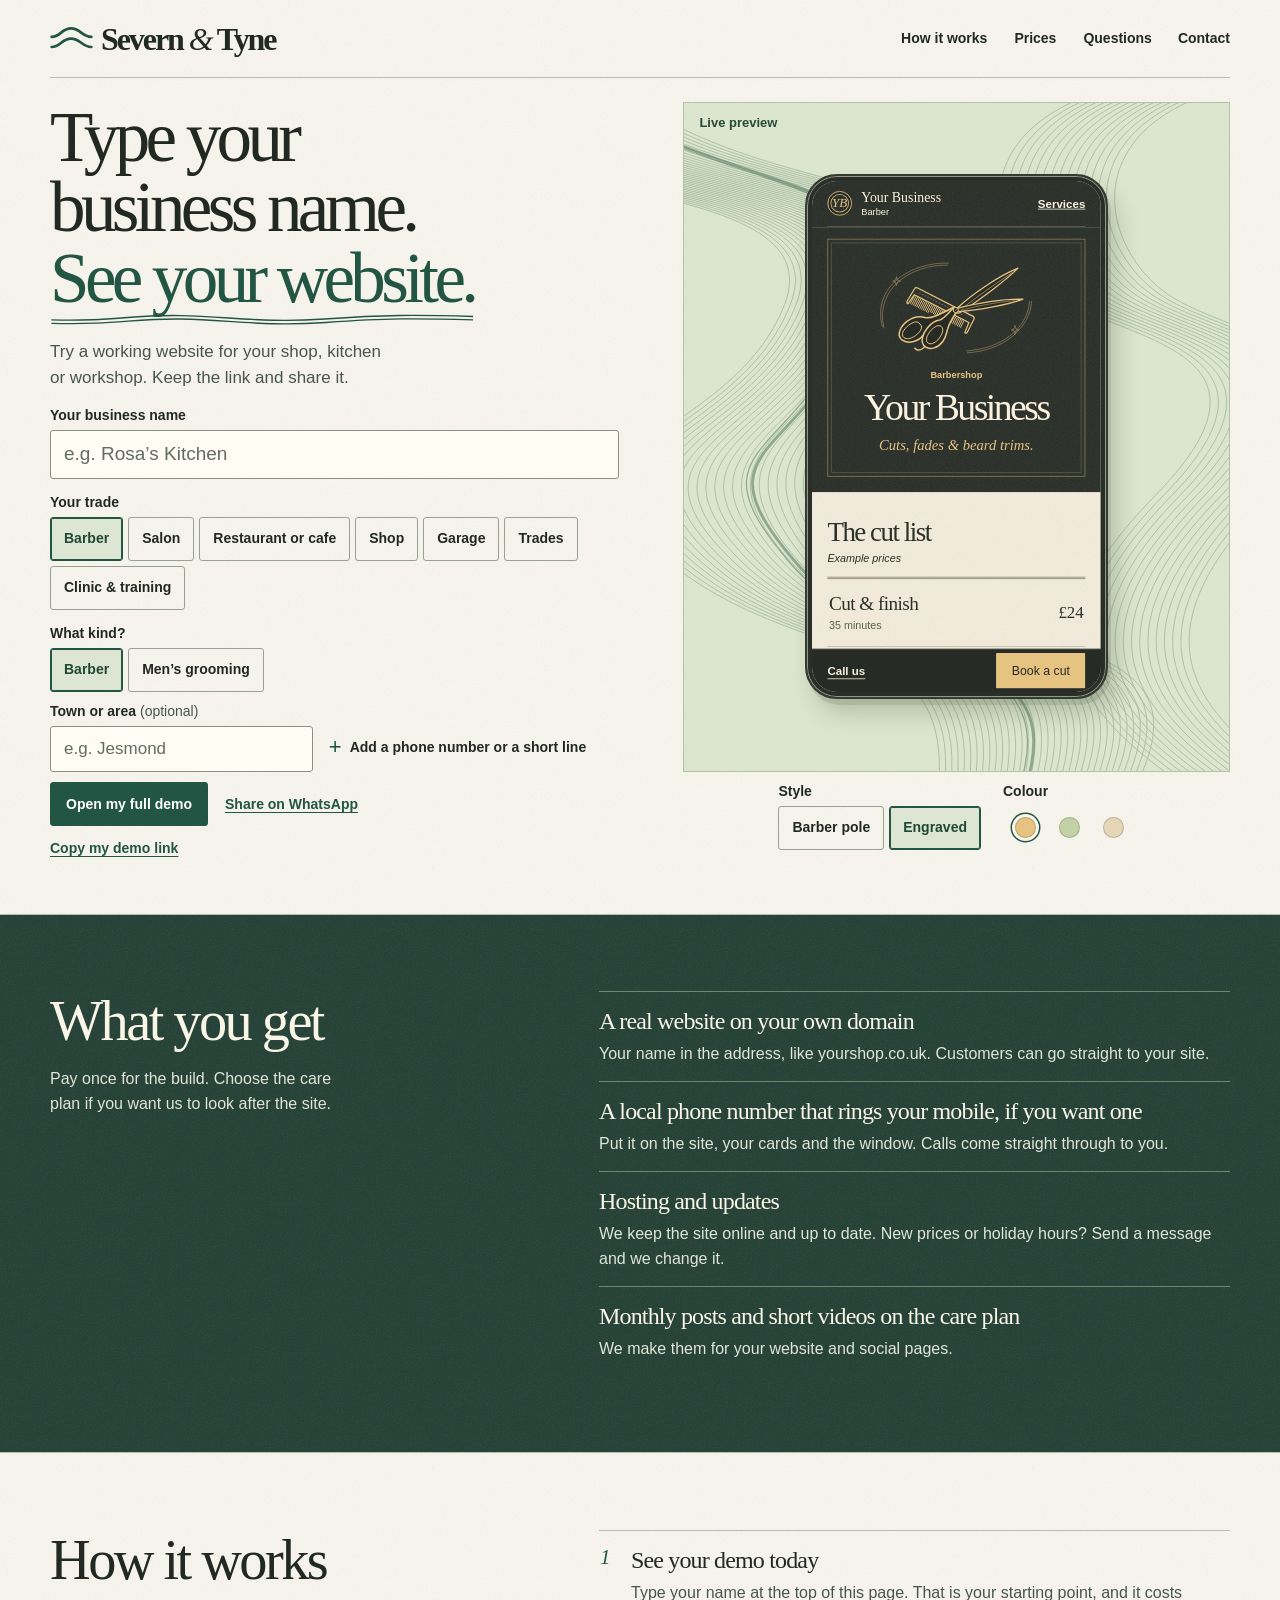
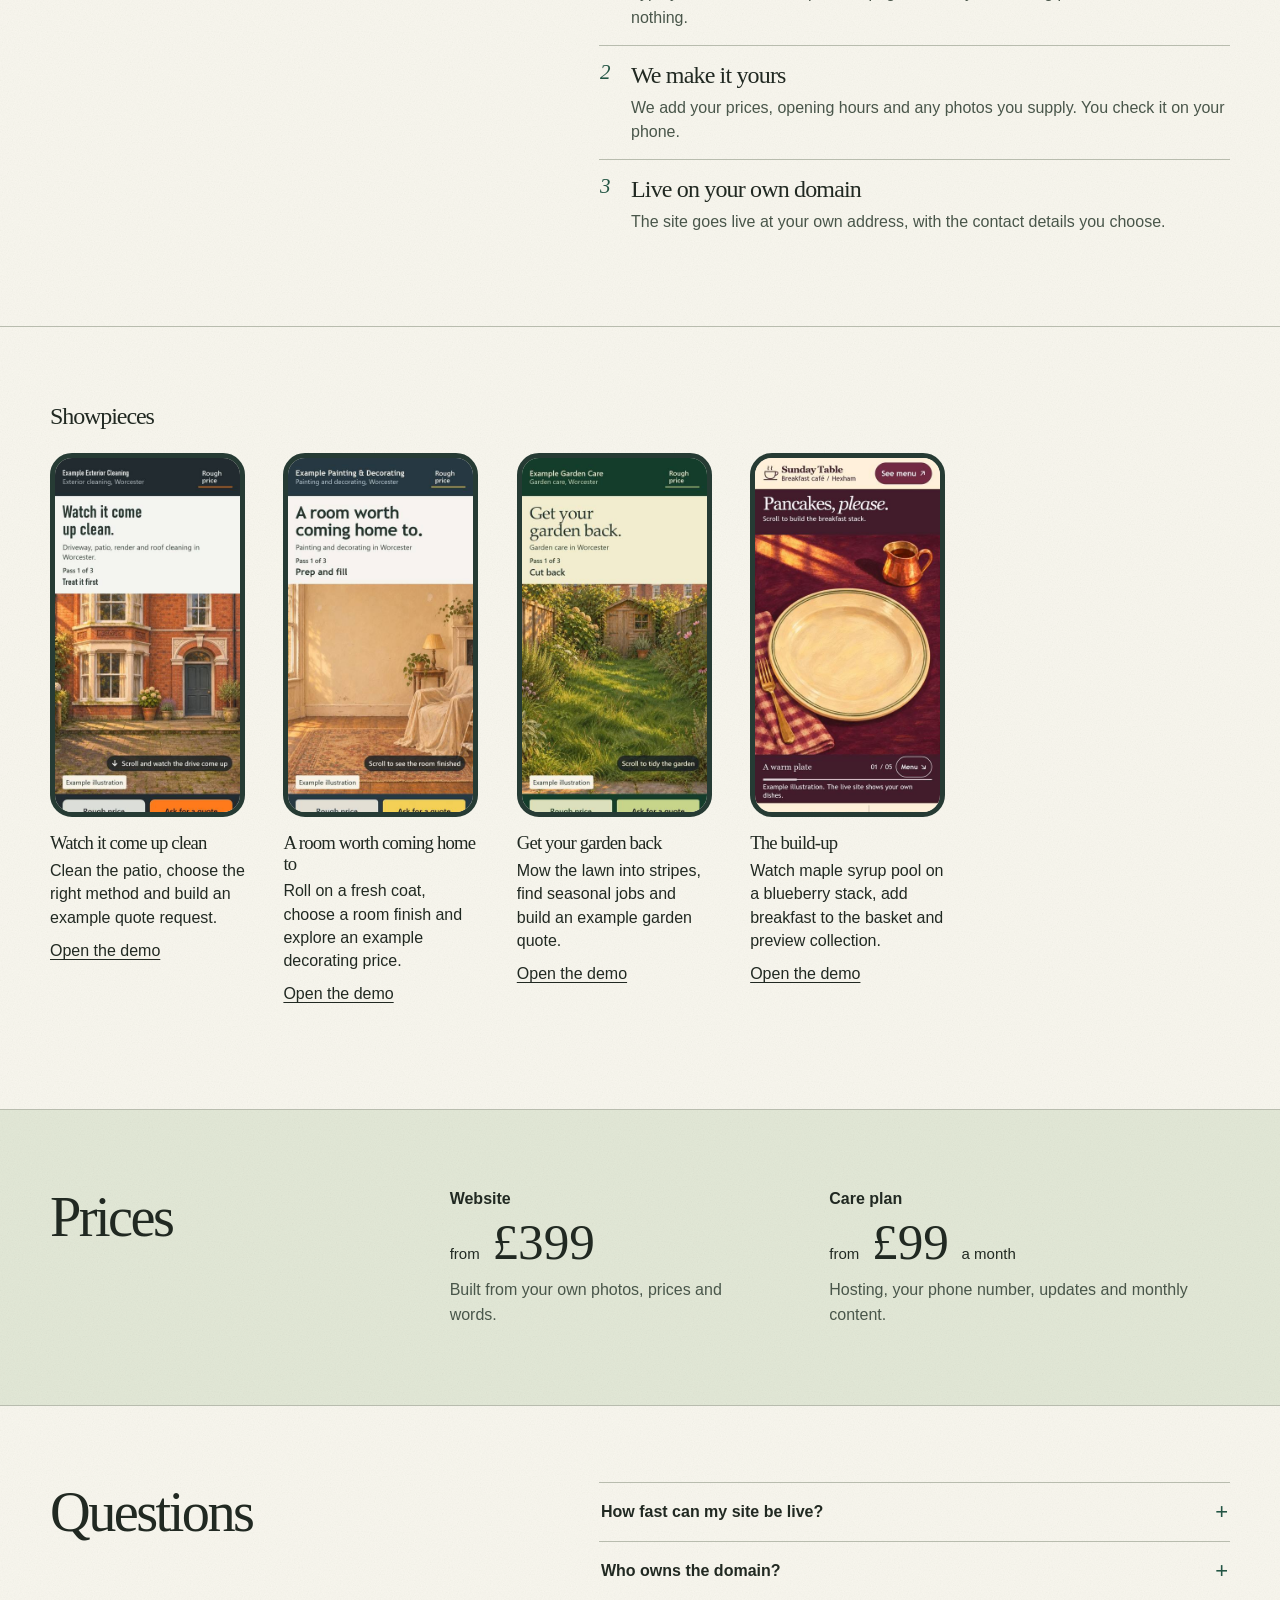
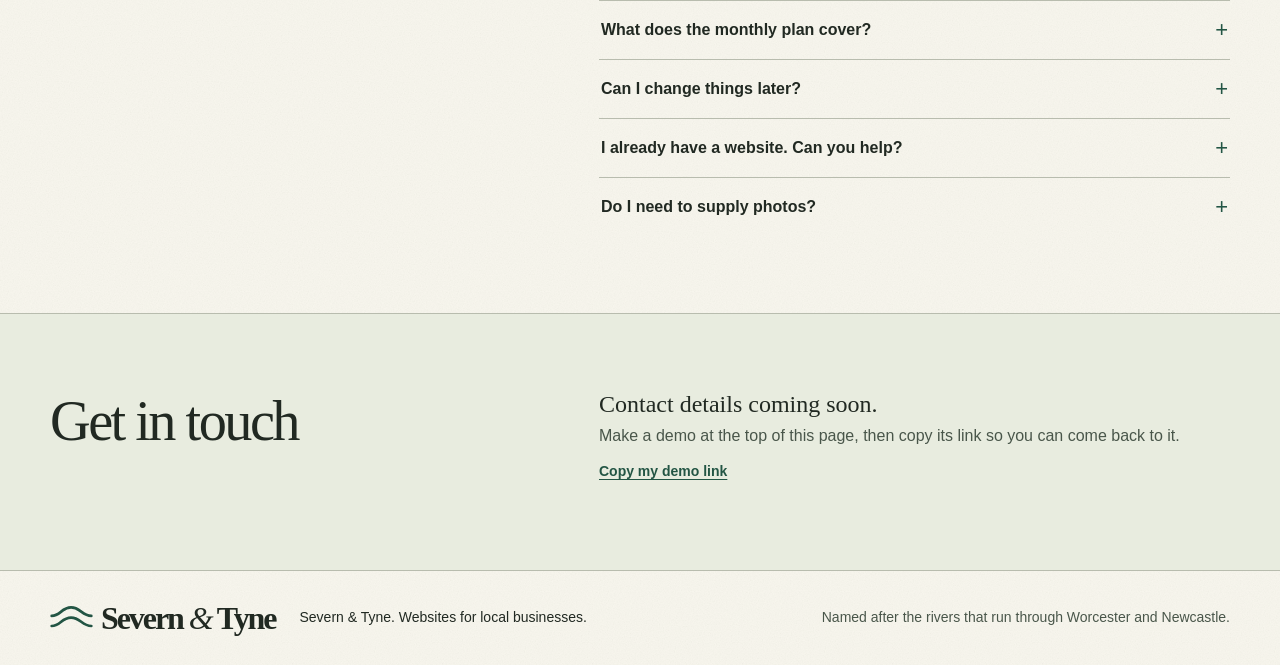
<file: index.html>
<!doctype html>
<html lang="en-GB">
<head>
  <meta charset="utf-8">
  <meta name="viewport" content="width=device-width, initial-scale=1, viewport-fit=cover">
  <title>Severn &amp; Tyne | Websites for local businesses</title>
  <meta name="description" content="Type your business name and see your website. Severn &amp; Tyne makes websites for barbers, restaurants, cafes, garages and trades, with hosting, a local phone number and monthly posts.">
  <meta name="theme-color" content="#f8f6ed">
  <meta name="color-scheme" content="light">
  <meta property="og:type" content="website">
  <meta property="og:site_name" content="Severn &amp; Tyne">
  <meta property="og:title" content="Type your business name. See your website.">
  <meta property="og:description" content="Websites for local businesses. Make a demo of yours in seconds and share the link.">
  <meta property="og:image" content="og.png">
  <meta property="og:image:width" content="1200">
  <meta property="og:image:height" content="630">
  <meta property="og:image:alt" content="Severn &amp; Tyne. Type your business name. See your website.">
  <meta name="twitter:card" content="summary_large_image">
  <link rel="icon" href="favicon.svg" type="image/svg+xml">
  <link rel="stylesheet" href="assets/studio.css">
  <script>document.documentElement.classList.add("js");</script>
  <script type="module" src="assets/studio.js"></script>
</head>
<body>
  <a class="skip" href="#maker">Skip to the demo maker</a>

  <header class="site-head">
    <div class="wrap site-head-in">
      <a class="brand" href="./" aria-label="Severn &amp; Tyne, home">
        <svg class="brand-mark" viewBox="0 0 51 33" width="43" height="32" aria-hidden="true" fill="none" stroke="currentColor" stroke-width="3.2" stroke-linecap="round"><path d="M2 14C12 14 14 4 25 4s13 10 24 10M2 26c10 0 12-10 23-10s13 10 24 10"/></svg>
        <span class="brand-name">Severn <span class="brand-amp">&amp;</span> Tyne</span>
      </a>
      <nav class="site-nav" aria-label="Main">
        <a href="#how">How it works</a>
        <a href="#prices" data-prices-link>Prices</a>
        <a href="#questions">Questions</a>
        <a class="site-nav-contact" href="#contact">Contact</a>
      </nav>
    </div>
  </header>

  <main id="main">
    <section class="hero" aria-labelledby="hero-title">
      <form class="maker wrap" id="maker" action="p/" method="get" novalidate>
        <div class="maker-copy">
          <h1 id="hero-title"><span>Type your business name.</span> <span>See your website.<svg class="river-underline" viewBox="0 0 300 14" preserveAspectRatio="none" fill="none" stroke="currentColor" stroke-width="1.6" aria-hidden="true"><path pathLength="1" d="M1 8C44 10 57 2 92 3S151 12 194 7 257 2 299 4"/><path pathLength="1" d="M1 12C47 14 59 6 93 7S151 16 195 11 256 6 299 8"/></svg></span></h1>
          <p class="hero-sub">Try a working website for your shop, kitchen or workshop. Keep the link and share it.</p>
        </div>

        <div class="maker-main">
          <div class="field field-name">
            <label for="f-name">Your business name</label>
            <input id="f-name" name="n" type="text" maxlength="60" autocomplete="organization" autocapitalize="words" spellcheck="false" enterkeyhint="go" placeholder="e.g. Rosa’s Kitchen" aria-describedby="preview-status">
          </div>

          <fieldset class="trades">
            <legend>Your trade</legend>
            <div class="chips" id="trade-chips">
              <label class="chip"><input type="radio" name="t" value="barber" checked><span>Barber</span></label>
              <label class="chip"><input type="radio" name="t" value="salon"><span>Salon</span></label>
              <label class="chip"><input type="radio" name="t" value="restaurant"><span>Restaurant or cafe</span></label>
              <label class="chip"><input type="radio" name="t" value="shop"><span>Shop</span></label>
              <label class="chip"><input type="radio" name="t" value="garage"><span>Garage</span></label>
              <label class="chip"><input type="radio" name="t" value="trades"><span>Trades</span></label>
              <label class="chip"><input type="radio" name="t" value="clinic"><span>Clinic &amp; training</span></label>
            </div>
          </fieldset>
          <fieldset id="kinds" hidden>
            <legend>What kind?</legend>
            <div class="chips" id="kind-chips"></div>
          </fieldset>
        </div>

        <figure class="maker-phone">
          <figcaption>Live preview</figcaption>
          <div class="phone">
            <div class="phone-screen">
              <iframe id="preview" title="Live preview of your demo website" tabindex="-1" aria-hidden="true" loading="eager"></iframe>
            </div>
          </div>
        </figure>
        <div class="maker-theme">
          <fieldset class="styles" id="styles"><legend>Style</legend><div class="chips" id="style-options"></div></fieldset>
          <div class="swatches" id="swatches" role="radiogroup" aria-labelledby="swatches-label" hidden>
            <span class="swatches-label" id="swatches-label">Colour</span>
            <div class="swatch-row" id="swatch-row"></div>
          </div>
        </div>
        <p class="sr" id="preview-status" role="status" aria-live="polite"></p>

        <div class="maker-extra">
          <div class="field field-town">
            <label for="f-town">Town or area <span class="optional">(optional)</span></label>
            <input id="f-town" name="town" type="text" maxlength="40" autocomplete="address-level2" autocapitalize="words" enterkeyhint="go" placeholder="e.g. Jesmond">
          </div>

          <details class="more" id="more">
            <summary><span class="more-icon" aria-hidden="true"></span>Add a phone number or a short line</summary>
            <div class="more-fields">
              <div class="field">
                <label for="f-phone">Phone number <span class="optional">(optional)</span></label>
                <input id="f-phone" name="ph" type="tel" inputmode="tel" maxlength="20" autocomplete="tel" enterkeyhint="go">
              </div>
              <div class="field">
                <label for="f-tag">A short line about you <span class="optional">(optional)</span></label>
                <input id="f-tag" name="tag" type="text" maxlength="90" enterkeyhint="go" placeholder="e.g. Cuts and beard trims">
              </div>
            </div>
          </details>
        </div>

        <div class="maker-actions">
          <div class="action-row">
            <button class="btn btn-primary" type="submit" id="open-demo">Open my full demo</button>
            <a class="btn btn-secondary" id="send-wa" href="https://wa.me/" target="_blank" rel="noopener">Share on WhatsApp</a>
          </div>
          <p class="copy-row">
            <button class="text-btn" type="button" data-copy-link aria-describedby="copy-status-hero">Copy my demo link</button>
            <span class="copy-status" id="copy-status-hero" data-copy-status role="status"></span>
          </p>
        </div>
      </form>
    </section>

    <section class="section get" aria-labelledby="get-title">
      <div class="wrap get-grid">
        <div class="section-intro">
          <h2 id="get-title">What you get</h2>
          <p>Pay once for the build. Choose the care plan if you want us to look after the site.</p>
        </div>
        <ul class="get-list">
          <li>
            <h3>A real website on your own domain</h3>
            <p>Your name in the address, like yourshop.co.uk. Customers can go straight to your site.</p>
          </li>
          <li>
            <h3>A local phone number that rings your mobile, if you want one</h3>
            <p>Put it on the site, your cards and the window. Calls come straight through to you.</p>
          </li>
          <li>
            <h3>Hosting and updates</h3>
            <p>We keep the site online and up to date. New prices or holiday hours? Send a message and we change it.</p>
          </li>
          <li>
            <h3>Monthly posts and short videos on the care plan</h3>
            <p>We make them for your website and social pages.</p>
          </li>
        </ul>
      </div>
    </section>

    <section class="section extras" hidden aria-labelledby="extras-title">
      <div class="wrap">
        <div class="section-intro">
          <h2 id="extras-title">Try the extras</h2>
          <p>Working examples we built for other demos. Each one opens in a new tab.</p>
        </div>
        <ul class="extra-list">
          <li data-extra="ordering" hidden>
            <a class="extra" href="extras/ordering/" target="_blank" rel="noopener">
              <span class="extra-title">Order at your table</span>
              <span class="extra-text">Guests order from their phone at the table and the kitchen sees each order come in.</span>
              <span class="sr">(opens in a new tab)</span>
            </a>
          </li>
          <li data-extra="assistant" hidden>
            <a class="extra" href="extras/assistant/" target="_blank" rel="noopener">
              <span class="extra-title">An “Ask” assistant</span>
              <span class="extra-text">Answers questions about opening times, the menu and booking, using your own details.</span>
              <span class="sr">(opens in a new tab)</span>
            </a>
          </li>
          <li data-extra="spin" hidden>
            <a class="extra" href="extras/spin/" target="_blank" rel="noopener">
              <span class="extra-title">See it on your table, in 3D</span>
              <span class="extra-text">Spin a 3D model with your finger. On a phone you can place it in the room in front of you.</span>
              <span class="sr">(opens in a new tab)</span>
            </a>
          </li>
        </ul>
      </div>
    </section>

    <section class="section how" id="how" aria-labelledby="how-title">
      <div class="wrap">
        <div class="section-intro">
          <h2 id="how-title">How it works</h2>
        </div>
        <ol class="steps">
          <li>
            <span class="step-stop" aria-hidden="true">1</span>
            <h3>See your demo today</h3>
            <p>Type your name at the top of this page. That is your starting point, and it costs nothing.</p>
          </li>
          <li>
            <span class="step-stop" aria-hidden="true">2</span>
            <h3>We make it yours</h3>
            <p>We add your prices, opening hours and any photos you supply. You check it on your phone.</p>
          </li>
          <li>
            <span class="step-stop" aria-hidden="true">3</span>
            <h3>Live on your own domain</h3>
            <p>The site goes live at your own address, with the contact details you choose.</p>
          </li>
        </ol>
      </div>
    </section>

    <section class="section" id="showpieces" aria-labelledby="showpieces-title" hidden>
      <div class="wrap"><h2 id="showpieces-title">Showpieces</h2>
        <ul class="showpiece-list"></ul>
      </div>
    </section>

    <section class="section prices" id="prices" aria-labelledby="prices-title" data-prices>
      <div class="wrap"><div class="price-sheet prices-grid">
        <div class="section-intro">
          <h2 id="prices-title">Prices</h2>
          <p class="sr" data-price-sentence>Websites from £399. Care plan from £99 a month: hosting, your phone number, updates and monthly content.</p>
        </div>
        <div class="price">
          <p class="price-label">Website</p>
          <p class="price-figure" data-price-website><span class="price-from">from</span> <span class="price-amount">£399</span></p>
          <p class="price-note">Built from your own photos, prices and words.</p>
        </div>
        <div class="price">
          <p class="price-label">Care plan</p>
          <p class="price-figure" data-price-care><span class="price-from">from</span> <span class="price-amount">£99</span> <span class="price-per">a month</span></p>
          <p class="price-note" data-price-includes>Hosting, your phone number, updates and monthly content.</p>
        </div>
      </div>
      </div>
    </section>

    <section class="section work" id="work" aria-labelledby="work-title" hidden>
      <div class="wrap">
        <div class="section-intro">
          <h2 id="work-title">Recent work</h2>
        </div>
        <ul class="work-list" id="work-list"></ul>
      </div>
    </section>

    <section class="section faq" id="questions" aria-labelledby="faq-title">
      <div class="wrap faq-grid">
        <div class="section-intro">
          <h2 id="faq-title">Questions</h2>
        </div>
        <div class="faq-list">
          <details>
            <summary>How fast can my site be live?</summary>
            <p>We agree a date with you before we start.</p>
          </details>
          <details>
            <summary>Who owns the domain?</summary>
            <p>Your domain is registered for your business and you can take it with you.</p>
          </details>
          <details>
            <summary>What does the monthly plan cover?</summary>
            <p>Hosting, your local phone number, updates when you ask for them, and new posts and short videos each month.</p>
          </details>
          <details>
            <summary>Can I change things later?</summary>
            <p>Yes. Send us a message with what you want changed, like new prices, a new photo or holiday hours, and we update the site for you.</p>
          </details>
          <details>
            <summary>I already have a website. Can you help?</summary>
            <p>Yes. We can rebuild it and move it across to your existing address, so customers still find you in the same place.</p>
          </details>
          <details>
            <summary>Do I need to supply photos?</summary>
            <p>Your own photos work best, and phone photos are fine. If you have none, we can start with what is on your Google listing, with your permission, and add better ones later.</p>
          </details>
        </div>
      </div>
    </section>

    <section class="section contact" id="contact" aria-labelledby="contact-title">
      <div class="wrap contact-grid">
        <div class="section-intro">
          <h2 id="contact-title">Get in touch</h2>
        </div>
        <div class="contact-body">
          <p id="contact-person" hidden></p>
          <div id="contact-ways" hidden></div>
          <div id="contact-soon">
            <p class="contact-soon">Contact details coming soon.</p>
            <p class="contact-hint">Make a demo at the top of this page, then copy its link so you can come back to it.</p>
          </div>
          <p class="copy-row">
            <button class="btn btn-secondary" type="button" data-copy-link aria-describedby="copy-status-contact">Copy my demo link</button>
            <span class="copy-status" id="copy-status-contact" data-copy-status role="status"></span>
          </p>
        </div>
      </div>
    </section>
  </main>

  <footer class="site-foot">
    <div class="wrap site-foot-in">
      <a class="brand" href="./" aria-label="Severn &amp; Tyne, home">
        <svg class="brand-mark" viewBox="0 0 51 33" width="43" height="32" aria-hidden="true" fill="none" stroke="currentColor" stroke-width="3.2" stroke-linecap="round"><path d="M2 14C12 14 14 4 25 4s13 10 24 10M2 26c10 0 12-10 23-10s13 10 24 10"/></svg>
        <span class="brand-name">Severn <span class="brand-amp">&amp;</span> Tyne</span>
      </a>
      <p class="foot-line">Severn &amp; Tyne. Websites for local businesses.</p>
      <p class="foot-small">Named after the rivers that run through Worcester and Newcastle.</p>
    </div>
  </footer>
</body>
</html>
</file>
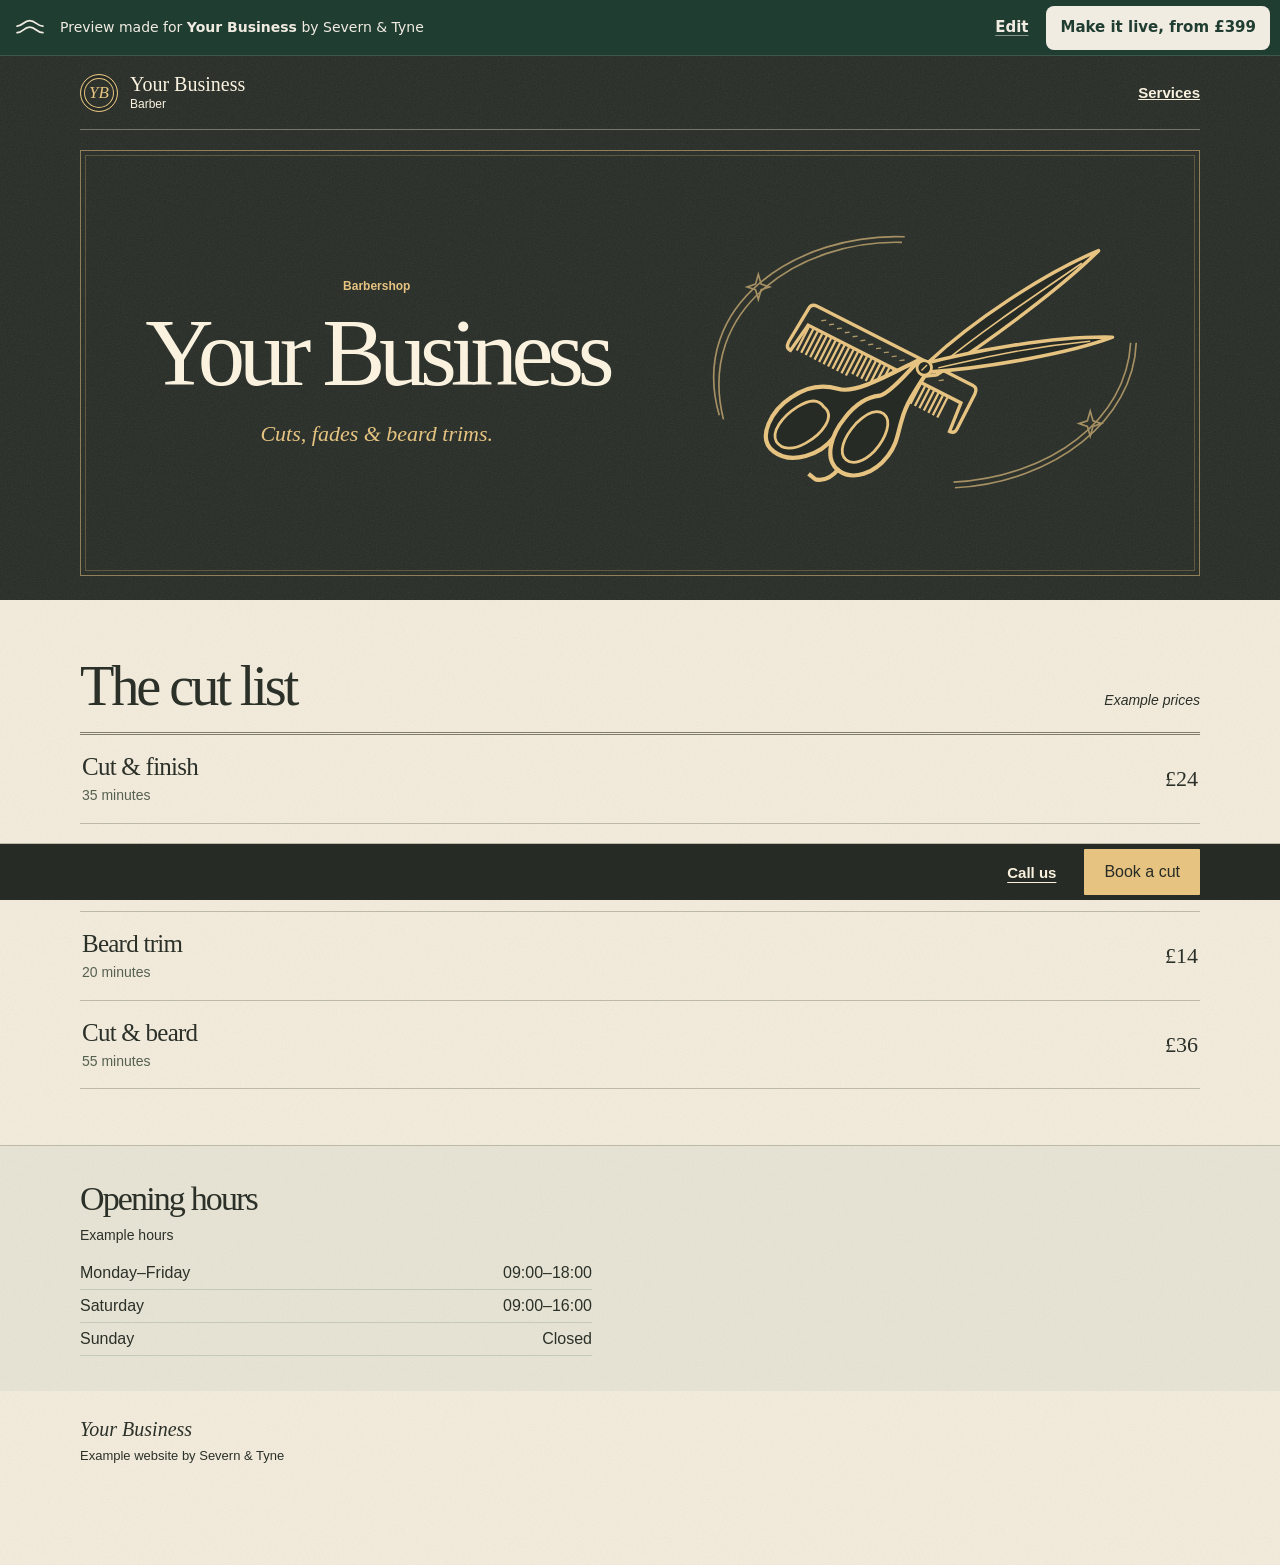
<file: p/index.html>
<!doctype html>
<html lang="en-GB">
<head>
  <meta charset="utf-8">
  <meta name="viewport" content="width=device-width, initial-scale=1, viewport-fit=cover">
  <meta name="robots" content="noindex, nofollow">
  <meta name="referrer" content="strict-origin-when-cross-origin">
  <title>Website preview | Severn &amp; Tyne</title>
  <meta name="description" content="A demo website made by Severn &amp; Tyne. Open it, try it and share it.">
  <meta property="og:type" content="website">
  <meta property="og:title" content="Your website preview, made by Severn &amp; Tyne">
  <meta property="og:description" content="A demo website for your business. Open it on your phone and try it.">
  <meta property="og:image" content="../og.png">
  <meta name="twitter:card" content="summary_large_image">
  <meta name="theme-color" content="#203d32">
  <link rel="icon" href="../favicon.svg" type="image/svg+xml">
  <link rel="stylesheet" href="../assets/preview.css">
  <script>
    (function () {
      var embed = new URLSearchParams(location.search).get("embed") === "1";
      document.documentElement.classList.add("js", embed ? "is-embed" : "has-strip");
    })();
  </script>
  <script type="module" src="../assets/preview.js"></script>
</head>
<body>
  <a class="st-skip" href="#kit-main">Skip to the website</a>

  <div class="st-strip" id="strip" role="region" aria-label="Preview made by Severn &amp; Tyne">
    <a class="st-mark" href="../" aria-label="Severn &amp; Tyne home">
      <svg viewBox="0 0 51 33" width="28" height="19" aria-hidden="true" fill="none" stroke="currentColor" stroke-width="3.2" stroke-linecap="round"><path d="M2 14C12 14 14 4 25 4s13 10 24 10M2 26c10 0 12-10 23-10s13 10 24 10"/></svg>
    </a>
    <p class="st-text">
      <span class="st-full">Preview made for <b data-strip-name>Your Business</b> by Severn &amp; Tyne</span>
      <span class="st-compact" aria-hidden="true"><span class="st-small">Preview for</span><b data-strip-name>Your Business</b></span>
    </p>
    <a class="st-edit" id="strip-edit" href="../">Edit</a>
    <a class="st-live" id="strip-live" href="../#contact">Make it live</a>
  </div>

  <div class="kit-root" id="kit" data-state="loading"></div>

  <noscript>
    <div class="st-noscript">
      <p>This preview needs JavaScript. Turn it on and reload the page, or go back to <a href="../">Severn &amp; Tyne</a>.</p>
    </div>
  </noscript>
</body>
</html>
</file>
<file: assets/studio.css>
/* Severn & Tyne. River green ink, warm paper and a working specimen. */
:root {
  --paper: #f8f6ed;
  --surface: #fffcf4;
  --ink: #212922;
  --muted: #49564a;
  --green: #235544;
  --pale: #dce6d3;
  --rule: #b8bcae;
  --serif: Georgia, "Times New Roman", serif;
  --sans: "Segoe UI", Arial, sans-serif;
  --phone-scale: .77;
  color-scheme: light;
  font: 16px/1.5 var(--sans);
  color: var(--ink);
  background: var(--paper);
  -webkit-text-size-adjust: 100%;
}
*, *::before, *::after { box-sizing: border-box; }
html, body { overflow-x: clip; }
body { margin: 0; background: var(--paper) url(grain.svg); }
h1, h2, h3, p, ul, ol, figure, fieldset { margin: 0; }
h1, h2, h3 { font-family: var(--serif); font-weight: 400; line-height: 1.08; letter-spacing: -.045em; }
h1, h2, h3, .copy-status { overflow-wrap: anywhere; }
a { color: inherit; text-underline-offset: .22em; }
button, input, summary { font: inherit; color: inherit; }
a, button, label, summary { touch-action: manipulation; }
button, summary { cursor: pointer; }
:focus-visible { outline: 3px solid var(--green); outline-offset: 3px; }
[hidden] { display: none !important; }
.sr { position: absolute; width: 1px; height: 1px; margin: -1px; overflow: hidden; clip-path: inset(50%); white-space: nowrap; }
.wrap { width: min(1180px, calc(100% - 96px)); margin-inline: auto; }
.skip { position: fixed; left: 6px; top: 6px; z-index: 5; padding: 12px; color: white; background: var(--green); transform: translateY(-140%); }
.skip:focus { transform: none; }
.site-head-in { display: flex; align-items: center; justify-content: space-between; min-height: 78px; border-bottom: 1px solid var(--rule); }
.brand { display: inline-flex; align-items: center; gap: 8px; min-height: 44px; text-decoration: none; }
.brand-mark { color: var(--green); }
.brand-name { font: 600 32px/1 var(--serif); letter-spacing: -.065em; white-space: nowrap; }
.brand-amp { font-style: italic; font-weight: 400; }
.site-nav { display: flex; gap: 26px; }
.site-nav a, .text-btn { display: inline-flex; align-items: center; min-height: 44px; font: 600 14px/1.3 var(--sans); }
.site-nav a { min-width: 44px; justify-content: center; text-decoration: none; }
.hero { padding: 40px 0 44px; }
.maker { display: grid; grid-template-columns: minmax(0,1fr) minmax(0,.96fr); grid-template-areas: "copy phone" "main phone" "extra phone" "actions theme"; align-items: start; gap: 13px clamp(28px,5vw,84px); }
.maker-copy { grid-area: copy; }
h1 { font-size: clamp(52px,5.55vw,79px); line-height: .99; letter-spacing: -.065em; }
h1 span { display: block; }
h1, .hero-sub { text-wrap: balance; }
h1 span + span { position: relative; width: fit-content; max-width: 100%; padding-bottom: .17em; color: var(--green); }
.river-underline { position: absolute; inset: auto 0 0; width: 100%; height: .17em; }
@media (prefers-reduced-motion: no-preference) {
  .river-underline path { stroke-dasharray: 1; animation: draw-river 800ms ease-out both; }
  .river-underline path + path { animation-delay: 90ms; }
  @keyframes draw-river { from { stroke-dashoffset: 1; } to { stroke-dashoffset: 0; } }
}
.hero-sub { max-width: 40ch; margin: 14px 0 6px; font-size: 17px; line-height: 1.5; color: var(--muted); }
.maker-main { grid-area: main; display: grid; gap: 14px; }
.maker-extra { grid-area: extra; display: grid; gap: 3px; }
.field { display: grid; gap: 5px; }
.field label, legend, .swatches-label { padding: 0; font: 600 14px/1.35 var(--sans); }
.optional { font-weight: 400; color: var(--muted); }
input[type=text], input[type=tel] { width: 100%; min-height: 46px; padding: 9px 13px; background: var(--surface); border: 1px solid #899281; border-radius: 3px; font-size: 17px; }
input::placeholder { color: #626c60; opacity: 1; }
.field-name input { min-height: 49px; font-size: 19px; }
fieldset { min-width: 0; padding: 0; border: 0; }
legend, .swatches-label { margin-bottom: 5px; }
.chips, .swatch-row { display: flex; flex-wrap: wrap; gap: 5px; }
.chip, .swatch { display: inline-flex; align-items: center; position: relative; cursor: pointer; }
.chip input, .swatch input { position: absolute; opacity: 0; width: 1px; height: 1px; }
.chip span { display: grid; place-items: center; min-height: 44px; padding: 0 13px; border: 1px solid #99a28e; border-radius: 3px; font: 600 14px/1.2 var(--sans); }
.chip input:checked + span { border-color: var(--green); box-shadow: inset 0 0 0 1px var(--green); background: var(--pale); color: #204935; }
.chip input:focus-visible + span, .swatch input:focus-visible + span { outline: 3px solid var(--green); outline-offset: 2px; }
.more summary { display: flex; gap: 8px; align-items: center; min-height: 44px; font-size: 14px; font-weight: 550; list-style: none; }
summary::-webkit-details-marker { display: none; }
.more-icon::before, .faq summary::after { content: "+"; color: var(--green); font: 22px/1 var(--sans); }
.more[open] .more-icon::before, .faq details[open] summary::after { content: "−"; }
.more-fields { display: grid; gap: 10px; padding-bottom: 10px; }
.maker-phone { grid-area: phone; align-self: stretch; position: relative; display: grid; place-items: center; min-width: 0; padding: 32px 12px; border: 1px solid #b2c1a7; background: #dce5cd url(rivers.svg) center / cover; }
.maker-phone figcaption { position: absolute; top: 12px; left: 15px; color: #254a37; font: 600 13px/1.2 var(--sans); }
.phone { background: #292e28; border: 2px solid #353b30; border-radius: 32px; padding: 5px; box-shadow: inset 0 0 0 1px #939789, 3px 6px 0 #42583a26, 9px 15px 22px #37443238; }
.phone-screen { position: relative; border-radius: 25px; overflow: hidden; width: calc(375px * var(--phone-scale)); height: calc(664px * var(--phone-scale)); background: #293229; transform: translateZ(0); }
.phone-screen iframe { display: block; border: 0; width: 375px; height: 664px; transform: scale(var(--phone-scale)); transform-origin: top left; }
@media(pointer:coarse) { .phone-screen iframe { pointer-events: none; } }
.maker-theme { grid-area: theme; display: flex; flex-wrap: wrap; align-items: flex-start; justify-content: center; gap: 6px 22px; }
.swatches-label { display: block; }
.swatch-row { gap: 0; }
.swatch { width: 44px; height: 44px; justify-content: center; }
.swatch span { width: 21px; height: 21px; border-radius: 50%; background: var(--swatch); border: 1px solid #26332836; }
.swatch input:checked + span { box-shadow: 0 0 0 3px var(--paper), 0 0 0 4.5px var(--green); }
.maker-actions { grid-area: actions; }
.action-row, .copy-row, .contact-ways { display: flex; align-items: center; gap: 2px 17px; flex-wrap: wrap; }
.btn, .text-btn { display: inline-flex; justify-content: center; align-items: center; min-height: 44px; background: none; font: 600 14px/1.3 var(--sans); }
.btn { padding: 10px 15px; border: 1px solid var(--green); border-radius: 3px; }
.btn-primary { color: white; background: var(--green); text-decoration: none; }
.btn-secondary, .text-btn { padding-inline: 0; border: none; color: var(--green); text-decoration: underline; text-underline-offset: .24em; }
.copy-status { font-size: 14px; }
.section { padding: clamp(42px,6vw,83px) 0; border-top: 1px solid var(--rule); }
.section-intro h2 { font-size: clamp(38px,4.4vw,63px); }
.section-intro p { margin-top: 15px; max-width: 33ch; }
.section-intro p, .get-list p, .steps p, .extra-text, .faq-list p, .price-note, .contact-hint { line-height: 1.55; color: var(--muted); }
.get-grid, .faq-grid, .contact-grid, .extras .wrap, .how .wrap { display: grid; grid-template-columns: minmax(0,.85fr) minmax(0,1.15fr); gap: 7%; }
.get { background: #203d32 url(grain.svg); color: #faf6e7; }
.get :is(.section-intro p, .get-list p) { color: #e1e6d8; }
.get-list, .steps, .extra-list, .work-list { list-style: none; padding: 0; }
.get-list li, .steps li, .work-list li { padding: 14px 0; border-top: 1px solid var(--rule); }
.get-list li { border-color: #708671; }
.get-list h3, .steps h3, .extra-title, .work-name { font: 400 24px/1.25 var(--serif); letter-spacing: -.035em; }
.get-list p, .steps p, .price-note, .contact-hint { margin-top: 6px; }
.extra { display: grid; grid-template-columns: minmax(0,1fr) auto; align-items: center; gap: 5px 12px; padding: 18px 0; border-top: 1px solid var(--rule); text-decoration: none; }
.extra-title { grid-column: 1; }
.extra-text { grid-column: 1; font-size: 15px; }
.extra-icon { grid-area: 1/2/3/3; width: 16px; }
.tag { white-space: nowrap; margin-left: 5px; font: 500 12px/1.2 var(--sans); color: var(--muted); }
.steps li { position: relative; padding-left: 32px; }
.step-stop { position: absolute; left: 1px; color: var(--green); font: italic 21px var(--serif); }
.prices { background: #e1e7d5 url(grain.svg); }
.prices-grid { display: grid; grid-template-columns: .85fr .8fr 1fr; gap: 5%; }
.price-label { font-weight: 600; }
.price-figure { font: 400 clamp(32px,4vw,54px)/1.2 var(--serif); }
.price-from, .price-per { white-space: nowrap; font: 500 15px/1.2 var(--sans); }
.work-list { margin-top: 20px; }
.faq-list details { border-top: 1px solid var(--rule); }
.faq-list summary { display: flex; align-items: center; justify-content: space-between; gap: 15px; min-height: 58px; padding: 8px 2px; font-weight: 600; list-style: none; }
.faq-list p { padding-bottom: 18px; max-width: 55ch; }
.contact { background: #e8ecdf; }
#contact-person { margin-bottom: 12px; font: 22px/1.35 var(--serif); }
.contact-soon { font: 24px var(--serif); }
.site-foot { border-top: 1px solid var(--rule); padding: 25px 0 max(25px, env(safe-area-inset-bottom)); }
.site-foot-in { display: flex; align-items: center; flex-wrap: wrap; gap: 3px 24px; }
.foot-line, .foot-small { font-size: 14px; }
.foot-small { margin-left: auto; color: var(--muted); }
html:not(.js) :is(.maker-phone,.maker-theme,#send-wa,[data-copy-link]) { display: none; }
@media(hover:hover) and (pointer:fine) {
  .site-nav a:hover, .extra:hover .extra-title { text-decoration: underline; }
  .btn-primary:hover { background: #163d2f; }
  .chip span:hover { border-color: var(--green); }
}
@media(min-width:941px) {
  .hero { padding-top: 24px; }
  .maker { row-gap: 10px; }
  .maker-extra { grid-template-columns: minmax(0,.95fr) minmax(0,1.05fr); gap: 16px; }
  .maker-extra .more { padding-top: 24px; }
}
@media(max-width:940px) {
  .wrap { width: calc(100% - 54px); }
  .maker { column-gap: 24px; }
  :root { --phone-scale: .70; }
}
@media(max-width:740px) {
  .maker { --phone-scale: var(--mobile-scale, .64); }
  .wrap { width: calc(100% - 36px); }
  .site-head-in { min-height: 62px; }
  .site-nav a:not(:last-child) { display: none; }
  .brand-name { font-size: 26px; }
  .brand-mark { width: 33px; }
  .hero { padding: 22px 0 26px; }
  .maker { grid-template-columns: minmax(0,1fr); grid-template-areas: "copy" "main" "phone" "theme" "extra" "open" "share" "copy-link"; gap: 12px; }
  .maker-copy { align-self: center; }
  h1 { font-size: clamp(38px,9.5vw,62px); line-height: 1.03; }
  .hero-sub { font-size: 15px; line-height: 1.42; margin: 12px 0 0; }
  .maker-phone { align-self: center; padding: 26px 3px 10px; }
  .has-name .maker-phone { scroll-margin-bottom: 56px; }
  .maker-phone figcaption { top: 7px; left: 0; right: 0; text-align: center; font-size: 12px; }
  .phone { border-width: 1px; border-radius: 18px; padding: 3px; box-shadow: 3px 4px 6px #35493242; }
  .phone-screen { border-radius: 14px; height: min(calc(664px * var(--phone-scale)), 50svh); }
  .phone-screen iframe { height: min(664px, calc(50svh / var(--phone-scale))); }
  .maker-actions, .action-row { display: contents; }
  #open-demo { grid-area: open; }
  .has-name #open-demo { position: sticky; z-index: 2; bottom: env(safe-area-inset-bottom, 0px); box-shadow: 0 0 0 4px var(--paper); }
  #send-wa { grid-area: share; justify-self: start; }
  .maker-actions .copy-row { grid-area: copy-link; }
  .maker :is(label, input, summary) { scroll-margin-bottom: 58px; }
  .maker-extra { padding-top: 10px; border-top: 1px solid var(--rule); }
  .maker-theme #swatches[hidden] { display: block !important; visibility: hidden; }
  .maker-theme { justify-content: flex-start; gap: 6px 10px; }
  .styles .chip span { padding-inline: 8px; }
  .styles .chips { gap: 3px; }
  .maker-main { gap: 12px; min-width: 0; }
  #kind-chips.many-kinds { flex-wrap: nowrap; overflow-x: auto; overscroll-behavior-x: contain; padding: 5px 18px 5px 4px; scrollbar-width: thin; }
  #kind-chips.many-kinds .chip { flex: none; }
  #kinds:has(.many-kinds) { position: relative; }
  #kinds:has(.many-kinds)::after { content: ""; position: absolute; right: 0; bottom: 0; height: 100%; width: 16px; pointer-events: none; background: linear-gradient(to right, transparent, var(--paper)); }
  .maker-actions .action-row { gap: 2px 12px; }
  .get-grid, .faq-grid, .contact-grid, .extras .wrap, .how .wrap, .prices-grid { grid-template-columns: minmax(0,1fr); gap: 24px; }
  .foot-small { margin-left: 0; }
  .site-foot-in { display: grid; }
  html:not(.js) .maker-copy { grid-column: 1/-1; }
}
@media (max-width:740px) {
  .typing .maker .maker-copy { display: none; }
}
@media(max-width:370px) {
  .wrap { width: calc(100% - 28px); }
  .chip span { padding: 0 9px; }
}
@media(prefers-reduced-motion:reduce) { *, *::before, *::after { transition: none !important; animation: none !important; } }

.showpiece-list{display:flex;gap:clamp(18px,3vw,42px);margin:1.5rem 0 0;padding:0 0 1rem;list-style:none;overflow-x:auto;scroll-snap-type:x proximity}
.showpiece-list li{flex:0 1 195px;min-width:0;scroll-snap-align:start}
.showpiece-list img{display:block;width:100%;height:auto;aspect-ratio:15/28;object-fit:cover;object-position:top;border:5px solid #263b34;border-radius:22px;background:#edeadf}
.showpiece-list h3{margin:1rem 0 .35rem}.showpiece-list p{margin:0;line-height:1.45}
.showpiece-list a{display:inline-flex;align-items:center;min-height:44px;text-underline-offset:.2em}
@media(max-width:740px){.showpiece-list li{flex:0 0 min(62vw,228px)}}
</file>
<file: assets/preview.css>
/* The preview page: the slim Severn & Tyne strip on top of a kit, and the embed mode used
   inside the studio's phone. Kit styles are added by each kit module. */
:root {
  --st-ink: #203d32;
  --st-paper: #F1ECE2;
  --st-paper-muted: #d7dece;
  --st-font: "Avenir Next", "Avenir", "Segoe UI Variable Text", "Segoe UI", Roboto, system-ui, sans-serif;
  --strip-h: 0px;
  --kit-safe-top: env(safe-area-inset-top, 0px);
  --k-ease-out: cubic-bezier(0.23, 1, 0.32, 1);
  --k-ease-sheet: cubic-bezier(0.32, 0.72, 0, 1);
}
html.has-strip {
  --strip-h: calc(56px + env(safe-area-inset-top, 0px));
  --kit-safe-top: 0px;
}
*, *::before, *::after { box-sizing: border-box; }
html {
  overflow-x: clip;
  -webkit-text-size-adjust: 100%;
  -webkit-tap-highlight-color: transparent;
  scroll-padding-top: calc(var(--strip-h) + 72px);
}
body {
  margin: 0;
  overflow-x: clip;
  padding-top: var(--strip-h);
}
a, button, input, label, summary { touch-action: manipulation; }

.st-skip {
  position: fixed; z-index: 400; top: 8px; left: 8px;
  padding: 12px 16px; min-height: 44px;
  background: var(--st-paper); color: var(--st-ink);
  font: 600 15px/1.2 var(--st-font);
  transform: translateY(-200%);
}
.st-skip:focus { transform: none; }
.is-embed .st-skip, .is-embed .st-strip { display: none; }

.st-strip {
  position: fixed; z-index: 150; top: 0; left: 0; right: 0;
  height: var(--strip-h);
  display: flex; align-items: center; gap: 8px;
  padding: env(safe-area-inset-top, 0px) max(10px, env(safe-area-inset-right, 0px)) 0 max(12px, env(safe-area-inset-left, 0px));
  background: var(--st-ink); color: var(--st-paper);
  font: 14px/1.25 var(--st-font);
  border-bottom: 1px solid rgba(241, 236, 226, 0.14);
}
.st-mark {
  flex: none; display: grid; place-items: center;
  width: 44px; height: 44px; margin-left: -4px; color: var(--st-paper);
}
.st-text { flex: 1 1 auto; min-width: 0; margin: 0; }
.st-full, .st-compact b { display: block; overflow: hidden; text-overflow: ellipsis; white-space: nowrap; }
.st-full b, .st-compact b { font-weight: 650; }
.st-compact { display: none; }
.st-small { display: block; font-size: 12px; color: var(--st-paper-muted); overflow: hidden; text-overflow: ellipsis; white-space: nowrap; }
.st-compact b { font-size: 15px; }
.st-edit, .st-live {
  flex: none; min-width: 44px; white-space: nowrap; display: inline-flex; align-items: center; justify-content: center;
  min-height: 44px; border-radius: 8px;
  font: 600 15px/1 var(--st-font); text-decoration: none;
  -webkit-user-select: none; user-select: none;
  transition: transform 120ms var(--k-ease-out), background-color 160ms ease;
}
.st-edit { padding: 0 10px; color: var(--st-paper); text-decoration: underline; text-underline-offset: 0.2em; text-decoration-color: rgba(241, 236, 226, 0.5); }
.st-live { padding: 0 14px; background: var(--st-paper); color: var(--st-ink); }
.st-edit:active, .st-live:active { transform: scale(0.97); }
.st-strip :focus-visible { outline: 3px solid #d4e3c5; outline-offset: 2px; }
@media (hover: hover) and (pointer: fine) {
  .st-live:hover { background: #fff; }
  .st-edit:hover { text-decoration-color: currentColor; }
}
@media (max-width: 699px) {
  .st-full {
    position: absolute; width: 1px; height: 1px; overflow: hidden;
    clip: rect(0 0 0 0); white-space: nowrap;
  }
  .st-compact { display: block; }
}
@media (max-width: 359px) {
  .st-mark { display: none; }
  .st-live { padding: 0 10px; font-size: 14px; }
  .st-edit { padding: 0 8px; font-size: 14px; }
}

.kit-root { min-height: 100vh; transition: opacity 180ms var(--k-ease-out); }
.kit-root[data-state="loading"] { opacity: 0; }
.kit-root[data-state="swapping"] { opacity: 0; transition-duration: 110ms; }

.st-noscript { padding: 96px 24px; max-width: 34rem; margin: 0 auto; font: 18px/1.5 var(--st-font); color: var(--st-ink); }
.st-noscript a { color: inherit; }

.is-embed, .is-embed body { scrollbar-width: none; }
.is-embed::-webkit-scrollbar, .is-embed body::-webkit-scrollbar { display: none; }

@media (prefers-reduced-motion: reduce) {
  .kit-root, .st-edit, .st-live { transition: none !important; }
}

::view-transition-old(root), ::view-transition-new(root) { animation-duration: 180ms; animation-timing-function: ease-out; }
 
#kit header small[data-bind='kind-label'] { display: block; margin-top: 2px; font: 500 12px/1.2 var(--k-font-text); letter-spacing: normal; text-transform: none; }

#kit [hidden]{display:none!important}
#kit h1, #kit [data-bind="tagline"] { text-wrap: balance; }
#kit .hero-ending { display: inline-block; max-width: 100%; }
#kit [data-bind="describe"] { text-transform: none; letter-spacing: normal; }
#kit .visit-note { display: block; margin-top: .5em; font: 14px/1.45 var(--k-font-text); }
#kit .example-hours { width: min(100%, 32rem); margin: 12px 0 0; padding: 0; font-variant-numeric: tabular-nums; }
.example-hours > div { display: flex; justify-content: space-between; gap: 1em; padding: 7px 0; border-bottom: 1px solid var(--k-line); }
.example-hours dd { margin: 0; text-align: right; }
@media (max-width: 480px) {
  .st-live { max-width: 8em; white-space: normal; text-align: center; line-height: 1.16; padding-inline: 8px; }
}

.service-choices { display: grid; gap: 8px; margin-top: 16px; }
.service-choices button { justify-content: start; }
.service-summary { margin: 0 0 16px; font-weight: 600; }
.service-request { display: grid; grid-template-columns: auto 1fr; gap: 10px 16px; padding-block: 16px; border-block: 1px solid var(--k-line); }
.service-request dd { margin: 0; overflow-wrap: anywhere; font-weight: 600; }
</file>
